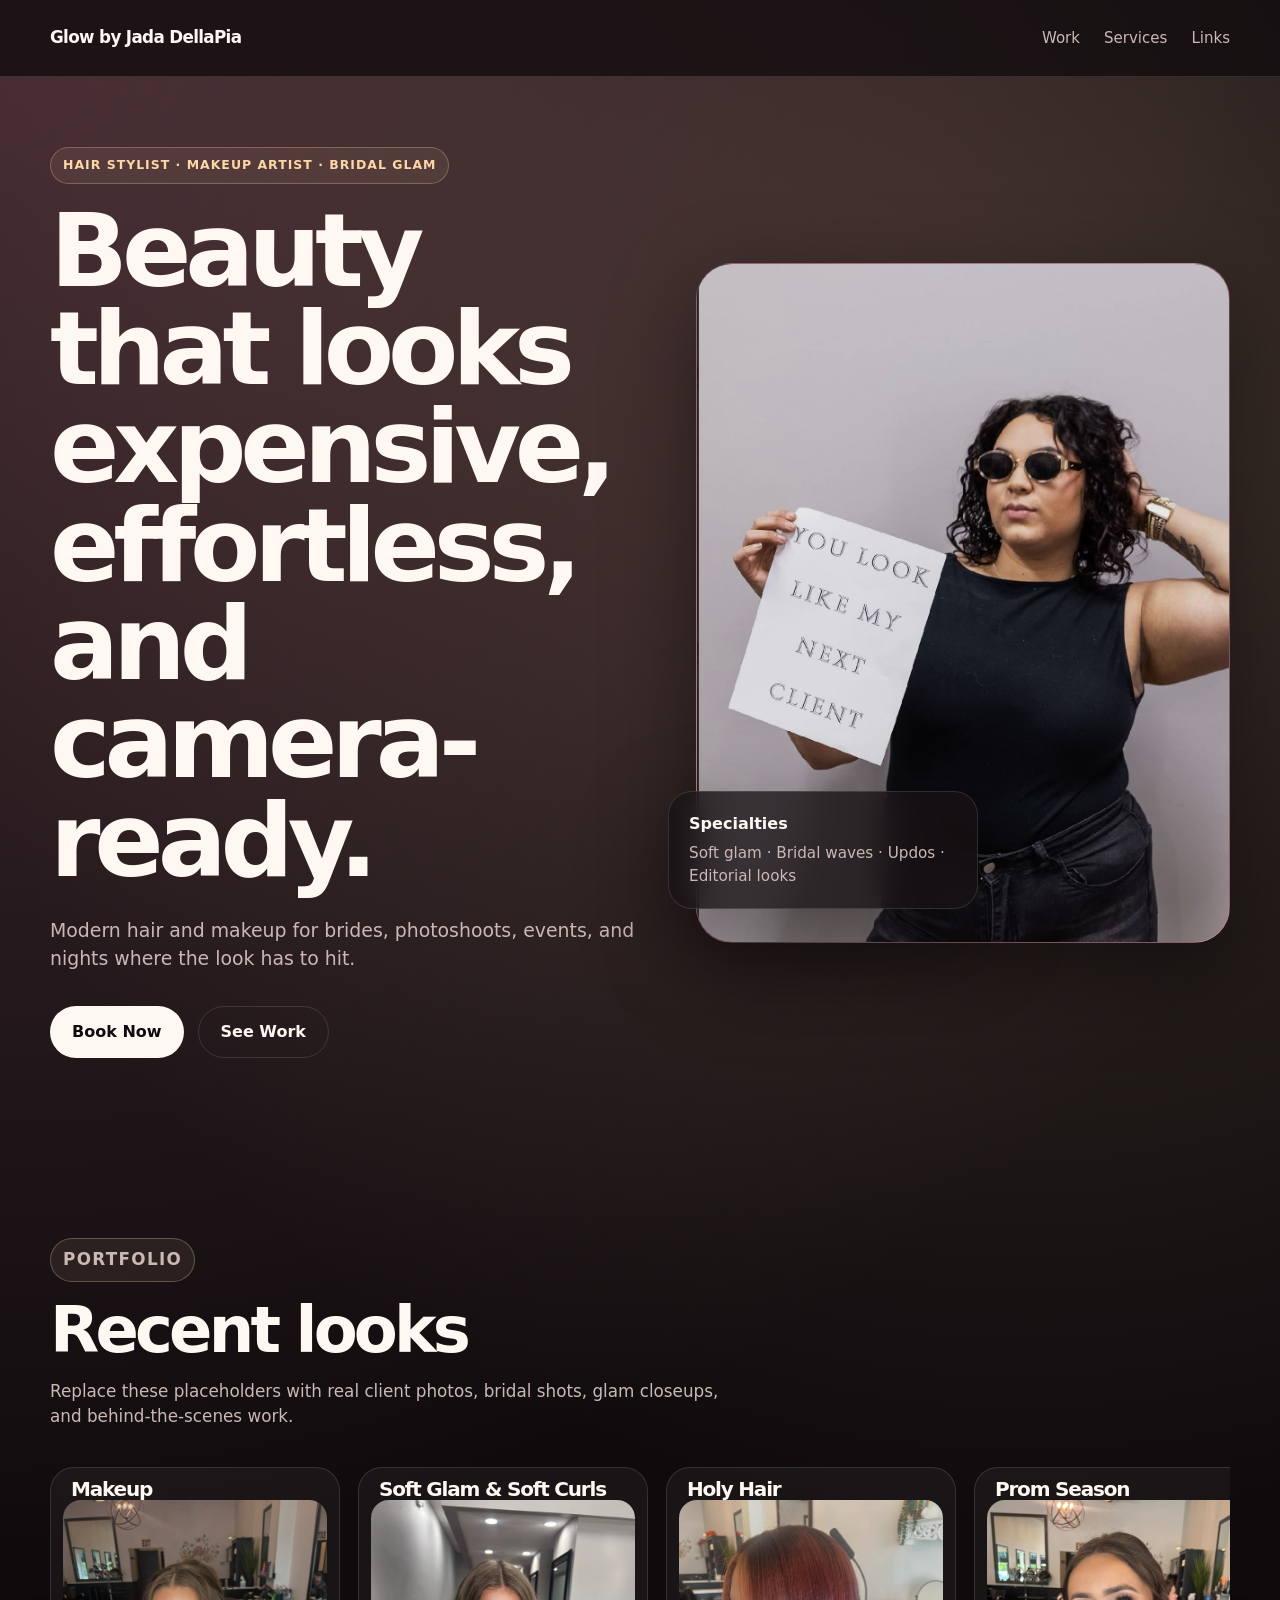
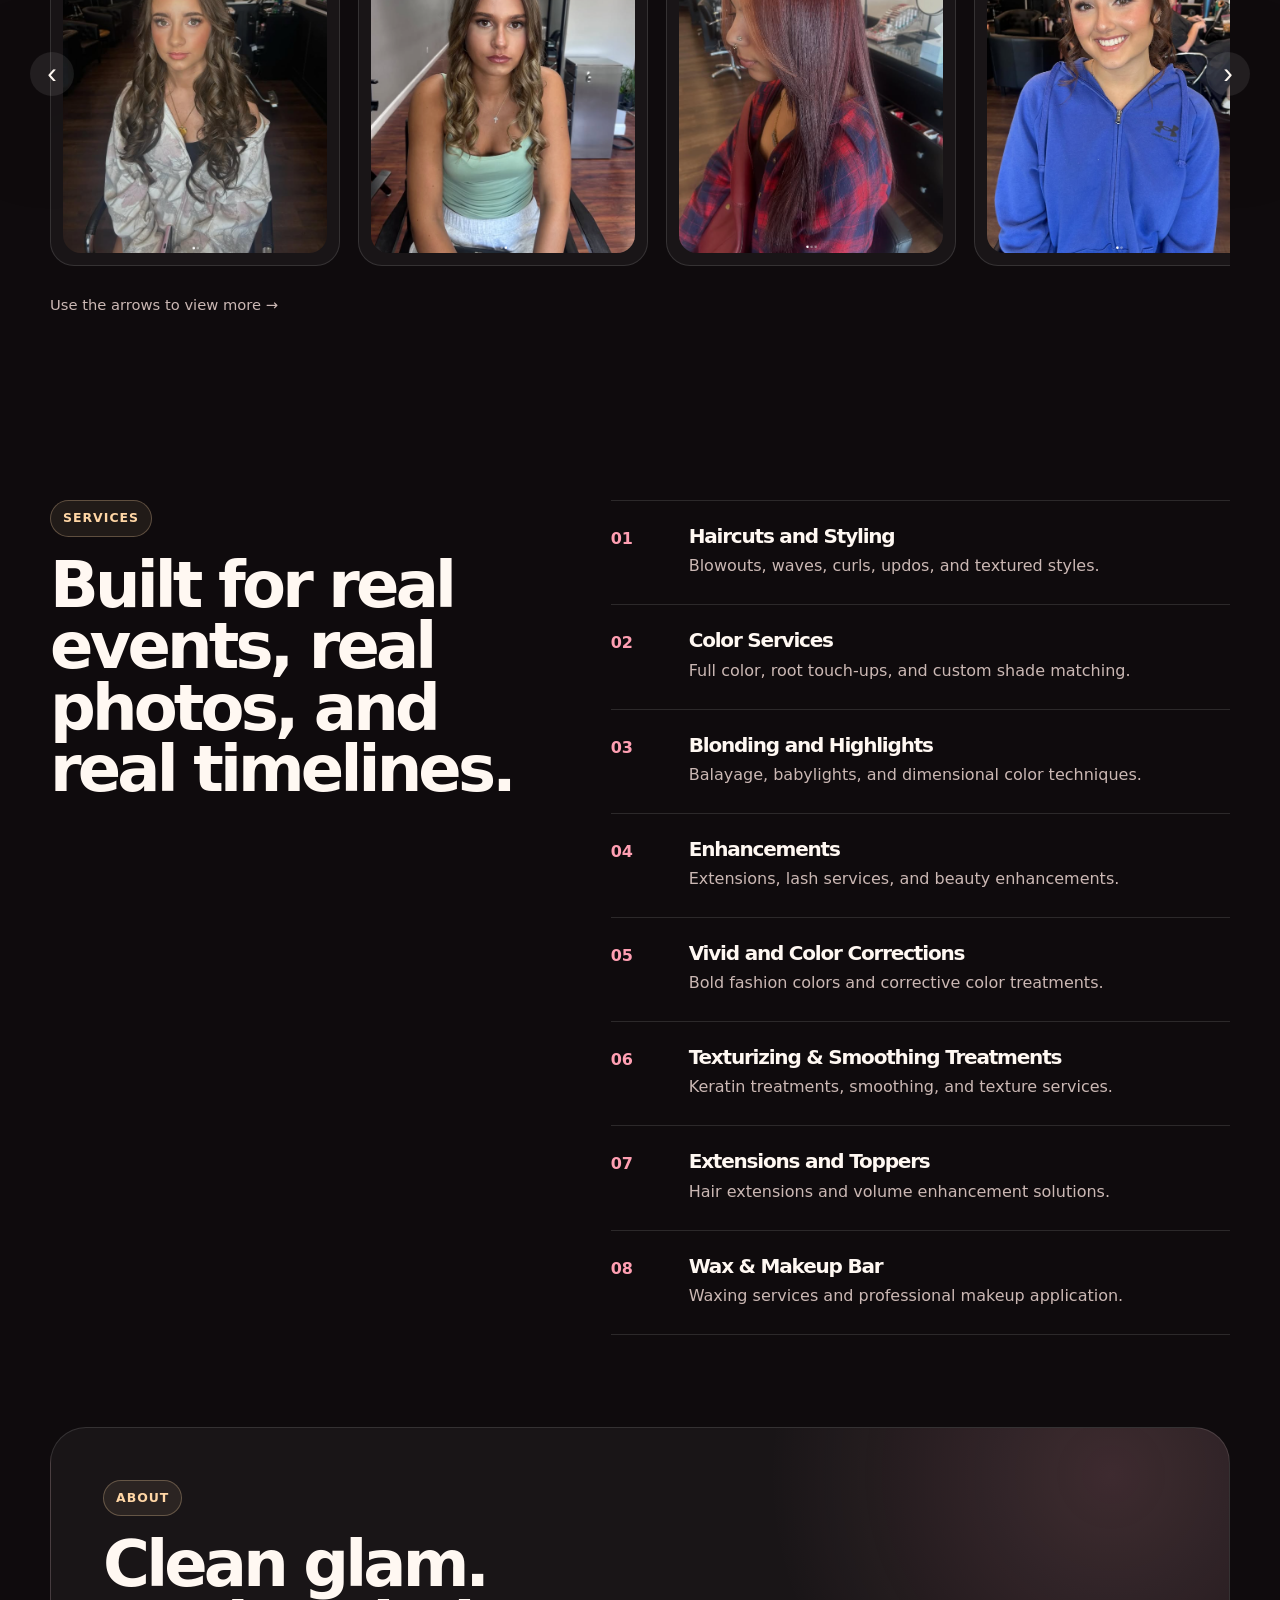
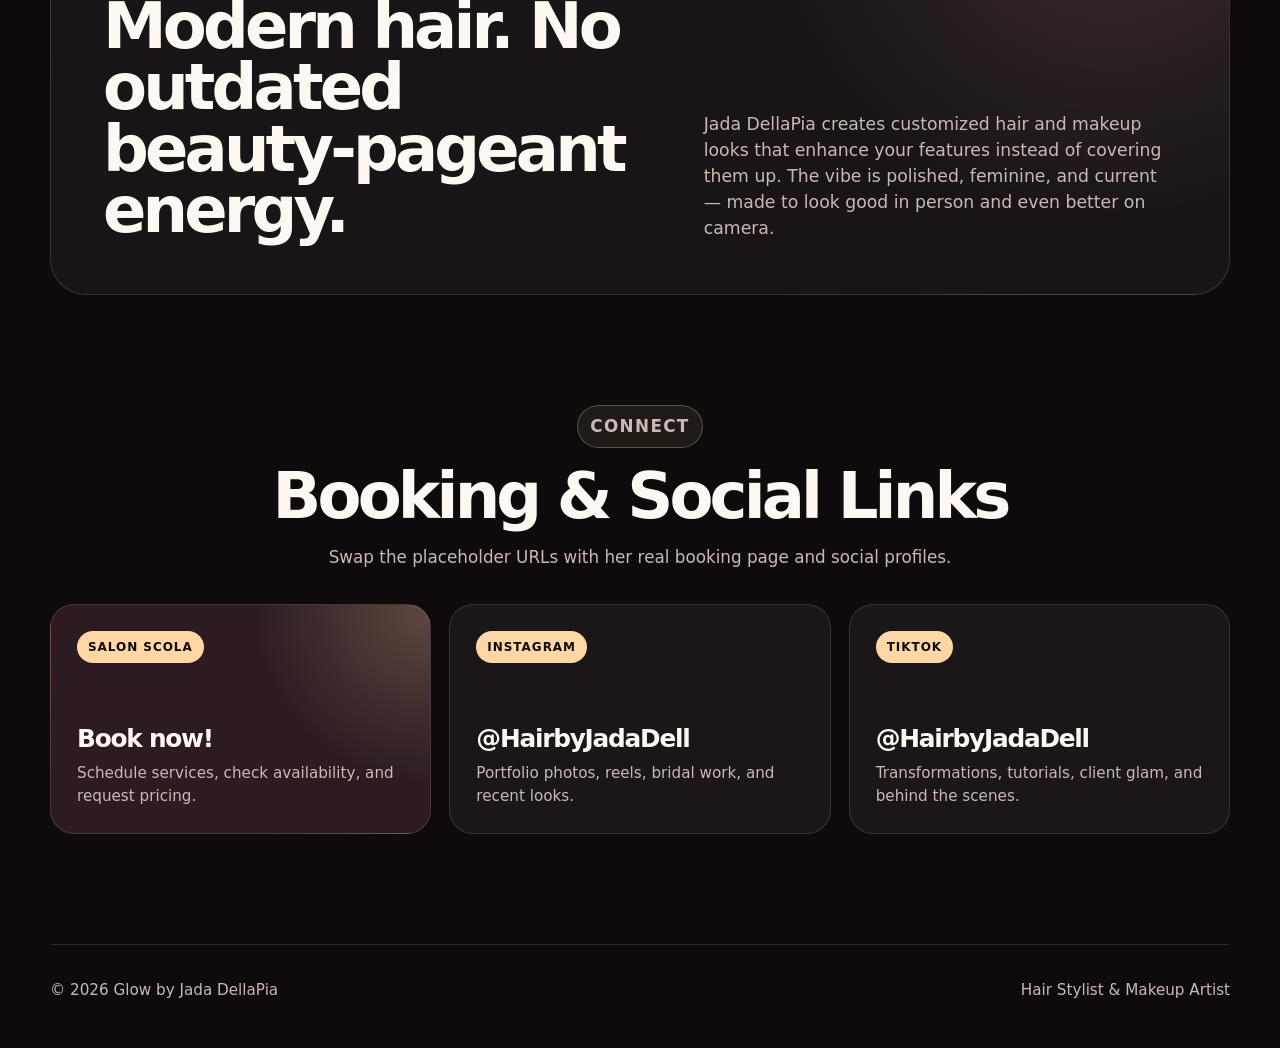
<file: index.html>
<!DOCTYPE html>
<html lang="en">
<head>
  <meta charset="UTF-8" />
  <meta name="viewport" content="width=device-width, initial-scale=1.0" />
  <title>Glow by Jada DellaPia | Hair & Makeup Artist</title>
  <meta name="description" content="Modern portfolio website for a hair stylist and makeup artist with services, photo carousel, and booking links." />
  <link rel="stylesheet" href="styles.css" />
</head>
<body>
  <header class="site-header">
    <nav class="nav">
      <a class="brand" href="#">Glow by Jada DellaPia</a>

      <div class="nav-links">
        <a href="#work">Work</a>
        <a href="#services">Services</a>
        <a href="#links">Links</a>
      </div>
    </nav>
  </header>

  <main>
    <section class="hero">
      <div class="hero-copy">
        <p class="tag">Hair Stylist · Makeup Artist · Bridal Glam</p>
        <h1>Beauty that looks expensive, effortless, and camera-ready.</h1>
        <p class="subtext">
          Modern hair and makeup for brides, photoshoots, events, and nights where the look has to hit.
        </p>

        <div class="hero-actions">
          <a href="#links" class="button primary">Book Now</a>
          <a href="#work" class="button ghost">See Work</a>
        </div>
      </div>

      <div class="hero-visual">
        <div class="feature-photo">
          <span><img src="./photos/pfp.jpg" alt="pfp" /></span>
        </div>

        <div class="floating-card">
          <strong>Specialties</strong>
          <p>Soft glam · Bridal waves · Updos · Editorial looks</p>
        </div>
      </div>
    </section>

    <section id="work" class="section">
      <div class="section-top">
        <p class="tag">Portfolio</p>
        <h2>Recent looks</h2>
        <p>
          Replace these placeholders with real client photos, bridal shots, glam closeups, and behind-the-scenes work.
        </p>
      </div>

      <div class="carousel-wrapper">
        <button class="carousel-arrow left" aria-label="Previous slide">‹</button>

        <div class="carousel" aria-label="Portfolio photo carousel">
          <article class="slide">
            <h3>Makeup</h3>
            <span><img src="./photos/1.png" alt="pfp" /></span>
          </article>

          <article class="slide">
            <h3>Soft Glam & Soft Curls</h3>
            <span><img src="./photos/2.png" alt="pfp" /></span>
          </article>

          <article class="slide">
            <h3>Holy Hair</h3>
            <span><img src="./photos/3.png" alt="pfp" /></span>
          </article>

          <article class="slide">
            <h3>Prom Season</h3>
            <span><img src="./photos/4.png" alt="pfp" /></span>
          </article>

          <article class="slide">
            <h3>Homecoming Season</h3>
            <span><img src="./photos/5.png" alt="pfp" /></span>
          </article>
        </div>

        <button class="carousel-arrow right" aria-label="Next slide">›</button>
      </div>

      <p class="scroll-hint">Use the arrows to view more →</p>
    </section>

    <section id="services" class="section split-section">
      <div>
        <p class="tag">Services</p>
        <h2>Built for real events, real photos, and real timelines.</h2>
      </div>

      <div class="service-list">
        <div class="service-row">
          <span>01</span>
          <div>
            <h3>Haircuts and Styling</h3>
            <p>Blowouts, waves, curls, updos, and textured styles.</p>
          </div>
        </div>

        <div class="service-row">
          <span>02</span>
          <div>
            <h3>Color Services</h3>
            <p>Full color, root touch-ups, and custom shade matching.</p>
          </div>
        </div>

        <div class="service-row">
          <span>03</span>
          <div>
            <h3>Blonding and Highlights</h3>
            <p>Balayage, babylights, and dimensional color techniques.</p>
          </div>
        </div>

        <div class="service-row">
          <span>04</span>
          <div>
            <h3>Enhancements</h3>
            <p>Extensions, lash services, and beauty enhancements.</p>
          </div>
        </div>

        <div class="service-row">
          <span>05</span>
          <div>
            <h3>Vivid and Color Corrections</h3>
            <p>Bold fashion colors and corrective color treatments.</p>
          </div>
        </div>

        <div class="service-row">
          <span>06</span>
          <div>
            <h3>Texturizing & Smoothing Treatments</h3>
            <p>Keratin treatments, smoothing, and texture services.</p>
          </div>
        </div>

        <div class="service-row">
          <span>07</span>
          <div>
            <h3>Extensions and Toppers</h3>
            <p>Hair extensions and volume enhancement solutions.</p>
          </div>
        </div>

        <div class="service-row">
          <span>08</span>
          <div>
            <h3>Wax & Makeup Bar</h3>
            <p>Waxing services and professional makeup application.</p>
          </div>
        </div>
      </div>
    </section>

    <section class="section about-card">
      <div>
        <p class="tag">About</p>
        <h2>Clean glam. Modern hair. No outdated beauty-pageant energy.</h2>
      </div>

      <p>
        Jada DellaPia creates customized hair and makeup looks that enhance your features instead of covering them up.
        The vibe is polished, feminine, and current — made to look good in person and even better on camera.
      </p>
    </section>

    <section id="links" class="section links-section">
      <div class="section-top centered">
        <p class="tag">Connect</p>
        <h2>Booking & Social Links</h2>
        <p>Swap the placeholder URLs with her real booking page and social profiles.</p>
      </div>

      <div class="link-grid">
        <a class="link-card booking" href="https://www.phorest.com/salon/salonscola/book/services?staffId=DLl4k_on-__rkQVlXfTq3A&utm_source=ig&utm_medium=social&utm_content=link_in_bio&fbclid=PAZXh0bgNhZW0CMTEAc3J0YwZhcHBfaWQPOTM2NjE5NzQzMzkyNDU5AAGnCnPP0pYJTXbyN9JgqD08J9dhXJBodyu6_x_16GpVXjNOdmqMeZSRJ4AuSoQ_aem_oWw8wLprX6midJDKRi_8Mg&utm_id=97760_v0_s00_e0_tv3https://www.phorest.com/salon/salonscola/book/services?staffId=DLl4k_on-__rkQVlXfTq3A&utm_source=ig&utm_medium=social&utm_content=link_in_bio&fbclid=PAZXh0bgNhZW0CMTEAc3J0YwZhcHBfaWQPOTM2NjE5NzQzMzkyNDU5AAGnCnPP0pYJTXbyN9JgqD08J9dhXJBodyu6_x_16GpVXjNOdmqMeZSRJ4AuSoQ_aem_oWw8wLprX6midJDKRi_8Mg&utm_id=97760_v0_s00_e0_tv3" target="_blank" rel="noopener">
          <span>Salon Scola</span>
          <strong>Book now!</strong>
          <small>Schedule services, check availability, and request pricing.</small>
        </a>

        <a class="link-card" href="https://www.instagram.com/hairbyjadadell" target="_blank" rel="noopener">
          <span>Instagram</span>
          <strong>@HairbyJadaDell</strong>
          <small>Portfolio photos, reels, bridal work, and recent looks.</small>
        </a>

        <a class="link-card" href="https://www.tiktok.com/@hairbyjadadell" target="_blank" rel="noopener">
          <span>TikTok</span>
          <strong>@HairbyJadaDell</strong>
          <small>Transformations, tutorials, client glam, and behind the scenes.</small>
        </a>
      </div>
    </section>
  </main>

  <footer class="footer">
    <p>© 2026 Glow by Jada DellaPia</p>
    <p>Hair Stylist & Makeup Artist</p>
  </footer>

  <script>
    const carousel = document.querySelector('.carousel');
    const scrollAmount = 420;

    document.querySelector('.carousel-arrow.left')?.addEventListener('click', () => {
      carousel.scrollBy({ left: -scrollAmount, behavior: 'smooth' });
    });

    document.querySelector('.carousel-arrow.right')?.addEventListener('click', () => {
      carousel.scrollBy({ left: scrollAmount, behavior: 'smooth' });
    });
  </script>
</body>
</html>
</file>
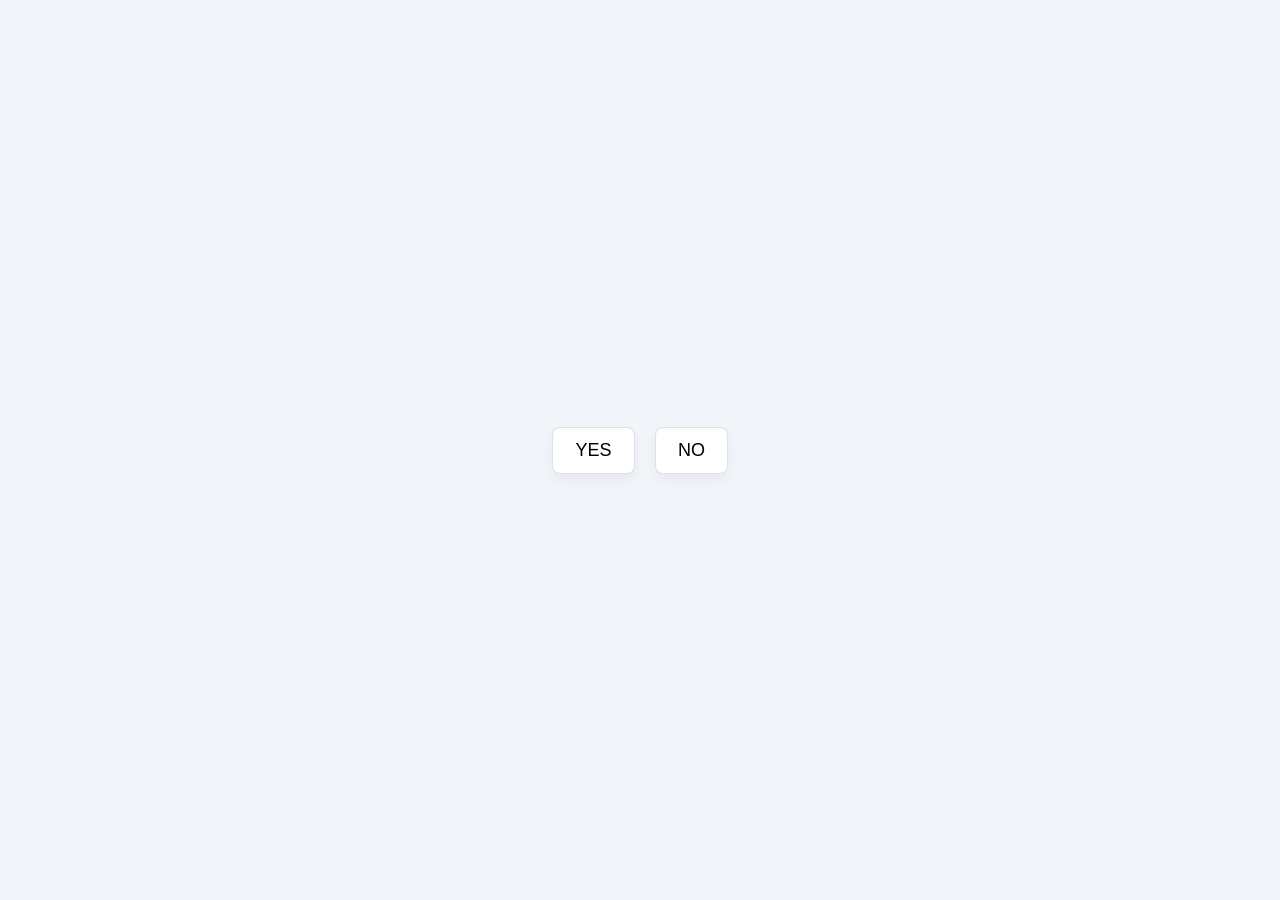
<file: Emma.html>
<!doctype html>
<html lang="en">
<head>
    <meta charset="utf-8" />
    <meta name="viewport" content="width=device-width,initial-scale=1" />
    <title>Emma</title>
    <style>
        html,body { height:100%; margin:0; }
        body {
            display:flex;
            align-items:center;
            justify-content:center;
            font-family:system-ui,-apple-system,Segoe UI,Roboto,"Helvetica Neue",Arial;
            background:#f2f6fa;
        }

        /* center container */
        .center {
            display:flex;
            gap:20px;
            align-items:center;
            justify-content:center;
        }

        button {
            padding:12px 22px;
            font-size:18px;
            border-radius:8px;
            border:1px solid rgba(0,0,0,0.12);
            background:white;
            cursor:pointer;
            box-shadow:0 6px 14px rgba(0,0,0,0.06);
        }

        /* left button grow states: will grow as the right button shrinks */
        #left {
            transition: transform 200ms ease;
            position: relative;
            overflow: visible;
        }
        #left.grow-1 { transform: scale(2.00); }
        #left.grow-2 { transform: scale(3.00); }
        #left.grow-3 { transform: scale(4.00); }

        /* envelope transform when clicked — improved visuals (flap + paper) */
        #left {
            /* 3D space for flap flip */
            perspective: 800px;
            transform-style: preserve-3d;
        }

        #left.envelope {
            /* stronger, higher-contrast pink gradient */
            background: linear-gradient(180deg,#ff4d88,#ff165f);
            color: white;
            box-shadow: 0 10px 30px rgba(0,0,0,0.12);
        }

        /* flap (top) — flips open with rotateX */
        #left.envelope::before {
            /* brighter flap highlight to contrast with the darker pink */
            content: '';
            position: absolute;
            left: 0;
            top: 0;
            width: 100%;
            height: 52%;
            transform-origin: center top;
            transform: rotateX(0deg);
            transition: transform 450ms cubic-bezier(.2,.8,.2,1);
            pointer-events: none;
            z-index: 3;
            backface-visibility: hidden;
        }
        #left.envelope.open::before {
            transform: rotateX(-180deg) translateY(-6%);
        }

        /* front V fold to suggest envelope shape */
        #left.envelope::after {
            /* more visible V-fold to read as an envelope */
            content: '';
            position: absolute;
            left: 0;
            top: 36%;
            width: 100%;
            height: 64%;
            background: rgba(255,255,255,0.12);
            clip-path: polygon(0 0, 50% 30%, 100% 0, 100% 100%, 0 100%);
            z-index: 2;
            pointer-events: none;
        }

        /* the 'paper' inside the envelope */
        #left .envelope-msg {
            position: absolute;
            left: 50%;
            /* keep the paper lower while closed so it doesn't show as a white box over the fold */
            top: 74%;
            transform: translate(-50%, -10%);
            opacity: 0;
            transition: opacity 300ms ease, transform 300ms ease, top 300ms ease;
            font-weight: 600;
            letter-spacing: 0.2px;
            background: #fffefc; /* slightly warm white */
            color: #111;
            padding: 14px 16px;
            border-radius: 10px;
            width: 72%;
            text-align: center;
            box-shadow: 0 12px 30px rgba(0,0,0,0.18);
            z-index: 1;
            border: 1px solid rgba(0,0,0,0.06);
        }
        #left.envelope.open .envelope-msg {
            opacity: 1;
            top: 60%;
            text-align: left;
            font-size:12px;
            transform: translate(-50%, -42%);
        }

        #left .btn-label { display: inline-block; transition: opacity 120ms linear; }
        #left.envelope .btn-label { opacity: 0; }

        /* hide/animate the NO button when needed */
        .hidden {
            opacity: 0;
            transform: scale(0.8);
            pointer-events: none;
            transition: opacity 220ms ease, transform 220ms ease;
        }

        /* tune envelope size/spacing */
        #left.envelope {
            padding: 18px 26px;
            min-width: 140px;
            min-height: 80px;
            display: inline-flex;
            align-items: center;
            justify-content: center;
        }

        /* main image (replace src in the HTML to change the image) */
        #mainImage {
            display:block;
            max-width:360px;
            width:100%;
            height:auto;
            border-radius:12px;
            box-shadow:0 8px 24px rgba(0,0,0,0.08);
            margin-bottom:18px;
        }

        /* shrink animation: three visible steps then disappear (using transitions so each click advances)
           also allow smooth teleporting by transitioning left/top when the button becomes fixed */
        #right {
            transition: transform 250ms ease, opacity 250ms ease, left 200ms ease, top 200ms ease;
            will-change: transform, left, top, opacity;
        }

        /* per-click shrink states */
        #right.shrink-1 { transform: scale(0.75); opacity: 1; }
        #right.shrink-2 { transform: scale(0.5);  opacity: 1; }
        #right.shrink-3 { transform: scale(0);    opacity: 0; pointer-events: none; }

        /* full-screen message */
        .message {
            height:100vh;
            display:flex;
            align-items:center;
            justify-content:center;
            font-size:64px;
        }
    </style>
</head>
<body>
    <div id="app" class="center">
        <div class="center">
            <button id="left" type="button">
                <span class="btn-label">YES</span>
                <span class="envelope-msg">Dear Emma,<br>I adore you more than words can say.<br>Be mine?<br><span style="font-weight:600; display:block; margin-top:8px;">Dylan</span></span>
            </button>
            <button id="right" type="button">NO</button>
        </div>
    </div>

    <script>
        const rightBtn = document.getElementById('right');
        const leftBtn = document.getElementById('left');
        const app = document.getElementById('app');

        // Left button: first click turns it into an envelope and hides NO; subsequent clicks toggle open/close
        leftBtn.addEventListener('click', (ev) => {
            // If not yet an envelope, initialize envelope state and hide NO
            if (!leftBtn.classList.contains('envelope')) {
                // hide the NO button smoothly
                rightBtn.classList.add('hidden');

                // make the left button look like an envelope
                leftBtn.classList.add('envelope');

                // ensure the left button matches the same grow scale that NO clicks would produce
                // if NO has been clicked, use that level; otherwise default to the final grow state (3)
                const targetGrow = rightClicks > 0 ? Math.min(3, rightClicks) : 3;
                leftBtn.classList.remove('grow-1', 'grow-2', 'grow-3');
                leftBtn.classList.add(`grow-${targetGrow}`);

                return;
            }

            // already an envelope -> toggle open/close to reveal/hide the love letter
            leftBtn.classList.toggle('open');
        });

        // Track how many times the right button was clicked
        let rightClicks = 0;

        rightBtn.addEventListener('click', () => {
            // ignore further clicks after the button has been removed
            if (rightClicks >= 3) return;

            rightClicks += 1;

            // remove any previous shrink classes and add the new one
            rightBtn.classList.remove('shrink-1', 'shrink-2', 'shrink-3');
            rightBtn.classList.add(`shrink-${rightClicks}`);

            // teleport the button to a random position in the viewport
            (function teleport(btn) {
                const vw = Math.max(document.documentElement.clientWidth, window.innerWidth || 0);
                const vh = Math.max(document.documentElement.clientHeight, window.innerHeight || 0);
                const rect = btn.getBoundingClientRect();

                // small padding so the button doesn't stick to the edges
                const pad = 12;
                const maxLeft = Math.max(0, vw - rect.width - pad);
                const maxTop = Math.max(0, vh - rect.height - pad);

                const targetLeft = Math.floor(pad + Math.random() * maxLeft);
                const targetTop = Math.floor(pad + Math.random() * maxTop);

                // convert current absolute position for a smooth jump-to-new-position animation
                // switch to fixed positioning so it's positioned relative to the viewport
                const currentLeft = rect.left;
                const currentTop = rect.top;

                // apply initial fixed position at current location to avoid layout jump
                btn.style.position = 'fixed';
                btn.style.left = `${currentLeft}px`;
                btn.style.top = `${currentTop}px`;

                // force a frame so the browser registers the starting position
                requestAnimationFrame(() => {
                    // animate to the new random position
                    btn.style.left = `${targetLeft}px`;
                    btn.style.top = `${targetTop}px`;
                });
            })(rightBtn);

            // make the left (YES) button grow in steps to mirror the right button shrinking
            leftBtn.classList.remove('grow-1', 'grow-2', 'grow-3');
            leftBtn.classList.add(`grow-${rightClicks}`);

            // No final message needed when NO disappears; the shrink classes and pointer-events handle visibility.
        });

        // Helper: remove near-white background from an <img> by drawing it to a canvas
        // - img: HTMLImageElement
        // - tolerance: 0..255 (pixels with r,g,b >= tolerance will be made transparent)
        function removeWhiteBackground(img, tolerance = 250) {
            // Create a canvas at image's natural size
            const canvas = document.createElement('canvas');
            const w = img.naturalWidth || img.width;
            const h = img.naturalHeight || img.height;
            if (!w || !h) return;
            canvas.width = w;
            canvas.height = h;
            const ctx = canvas.getContext('2d');

            // If the image is cross-origin without CORS headers, this will throw when reading pixels
            ctx.drawImage(img, 0, 0, w, h);

            // Try reading pixel data
            let imageData;
            try {
                imageData = ctx.getImageData(0, 0, w, h);
            } catch (e) {
                // canvas is tainted (CORS) or another error; rethrow so caller can handle/log
                throw e;
            }

            const data = imageData.data;
            const t = Math.max(0, Math.min(255, tolerance));

            // Iterate pixels and make near-white pixels transparent
            for (let i = 0; i < data.length; i += 4) {
                const r = data[i];
                const g = data[i + 1];
                const b = data[i + 2];
                const a = data[i + 3];

                // only affect sufficiently opaque pixels
                if (a > 10 && r >= t && g >= t && b >= t) {
                    data[i + 3] = 0; // set alpha to 0
                }
            }

            ctx.putImageData(imageData, 0, 0);

            // Replace the image src with the processed data URL (PNG preserves alpha)
            img.src = canvas.toDataURL('image/png');
        }
    </script>
</body>
</html>
</file>
<file: styles.css>
:root {
  --bg: #0f0b0d;
  --panel: #171114;
  --panel-soft: #21181d;
  --text: #fff8f2;
  --muted: #cbb8b4;
  --line: rgba(255, 255, 255, 0.12);
  --accent: #ff9fb2;
  --accent-2: #ffd6a5;
  --shadow: 0 28px 90px rgba(0, 0, 0, 0.45);
  --radius-xl: 36px;
  --radius-lg: 24px;
  --radius-md: 18px;
}

* {
  box-sizing: border-box;
  margin: 0;
  padding: 0;
}

html {
  scroll-behavior: smooth;
}

body {
  min-height: 100vh;
  background:
    radial-gradient(circle at top left, rgba(255, 159, 178, 0.24), transparent 35%),
    radial-gradient(circle at 80% 10%, rgba(255, 214, 165, 0.16), transparent 28%),
    var(--bg);
  color: var(--text);
  font-family: Inter, ui-sans-serif, system-ui, -apple-system, BlinkMacSystemFont, "Segoe UI", sans-serif;
  line-height: 1.5;
}

a {
  color: inherit;
  text-decoration: none;
}

.site-header {
  position: sticky;
  top: 0;
  z-index: 20;
  background: rgba(15, 11, 13, 0.72);
  border-bottom: 1px solid var(--line);
  backdrop-filter: blur(18px);
}

.nav {
  width: min(1180px, calc(100% - 32px));
  margin: 0 auto;
  min-height: 76px;
  display: flex;
  align-items: center;
  justify-content: space-between;
  gap: 24px;
}

.brand {
  font-size: 1.05rem;
  font-weight: 800;
  letter-spacing: -0.04em;
}

.nav-links {
  display: flex;
  gap: 24px;
  color: var(--muted);
  font-size: 0.94rem;
}

.nav-links a {
  transition: color 0.2s ease;
}

.nav-links a:hover {
  color: var(--text);
}

.hero,
.section,
.footer {
  width: min(1180px, calc(100% - 32px));
  margin: 0 auto;
}

.hero {
  min-height: calc(100vh - 76px);
  display: grid;
  grid-template-columns: 1.05fr 0.95fr;
  align-items: center;
  gap: 56px;
  padding: 70px 0;
}

.tag {
  width: fit-content;
  color: var(--accent-2);
  border: 1px solid rgba(255, 214, 165, 0.28);
  background: rgba(255, 214, 165, 0.08);
  padding: 8px 12px;
  border-radius: 999px;
  font-size: 0.78rem;
  font-weight: 800;
  letter-spacing: 0.08em;
  text-transform: uppercase;
  margin-bottom: 18px;
}

h1,
h2,
h3 {
  letter-spacing: -0.06em;
  line-height: 0.96;
}

h1 {
  font-size: clamp(3.5rem, 8vw, 7.7rem);
  max-width: 830px;
}

h2 {
  font-size: clamp(2.35rem, 5vw, 5.2rem);
  max-width: 860px;
}

h3 {
  font-size: 1.25rem;
}

.subtext,
.section-top p,
.about-card > p,
.service-row p,
.slide p,
.link-card small {
  color: var(--muted);
}

.subtext {
  max-width: 620px;
  margin: 26px 0 34px;
  font-size: 1.18rem;
}

.hero-actions {
  display: flex;
  flex-wrap: wrap;
  gap: 14px;
}

.button {
  min-height: 52px;
  display: inline-flex;
  align-items: center;
  justify-content: center;
  padding: 0 22px;
  border-radius: 999px;
  font-weight: 800;
  transition: transform 0.2s ease, border-color 0.2s ease, background 0.2s ease;
}

.button:hover {
  transform: translateY(-2px);
}

.primary {
  background: var(--text);
  color: var(--bg);
}

.ghost {
  border: 1px solid var(--line);
  color: var(--text);
}

.hero-visual {
  position: relative;
}

.feature-photo {
  min-height: 640px;
  border: 1px solid var(--line);
  border-radius: var(--radius-xl);
  box-shadow: var(--shadow);
  background:
    linear-gradient(180deg, rgba(255, 255, 255, 0.02), rgba(0, 0, 0, 0.28)),
    radial-gradient(circle at 35% 20%, rgba(255, 214, 165, 0.45), transparent 26%),
    linear-gradient(145deg, #39252e, #9c5365 52%, #f6a9b9);
  display: grid;
  place-items: center;
  overflow: hidden;
  color: rgba(255, 255, 255, 0.78);
  font-weight: 900;
  letter-spacing: 0.1em;
  text-transform: uppercase;
}

.feature-photo span {
  width: 100%;
  height: 100%;
  display: grid;
  place-items: center;
}

.feature-photo img {
  max-width: 100%;
  max-height: 100%;
  object-fit: cover;
  width: 100%;
  height: 100%;
}

.floating-card {
  position: absolute;
  left: -28px;
  bottom: 34px;
  width: min(310px, calc(100% - 30px));
  padding: 20px;
  border: 1px solid var(--line);
  border-radius: var(--radius-lg);
  background: rgba(23, 17, 20, 0.78);
  backdrop-filter: blur(16px);
  box-shadow: var(--shadow);
}

.floating-card strong {
  display: block;
  margin-bottom: 6px;
}

.floating-card p {
  color: var(--muted);
  font-size: 0.95rem;
}

.section {
  padding: 92px 0;
}

.section-top {
  margin-bottom: 34px;
}

.section-top p {
  max-width: 690px;
  font-size: 1.05rem;
  margin-top: 18px;
}

.centered {
  text-align: center;
  display: grid;
  justify-items: center;
}

.carousel-wrapper {
  position: relative;
}

.carousel {
  display: grid;
  grid-auto-flow: column;
  grid-auto-columns: minmax(290px, 390px);
  gap: 18px;
  overflow-x: auto;
  overscroll-behavior-inline: contain;
  scroll-snap-type: inline mandatory;
  padding: 4px 4px 18px;
  scrollbar-width: none;
  -ms-overflow-style: none;
}

.carousel::-webkit-scrollbar {
  display: none;
}

.carousel-arrow {
  position: absolute;
  top: 50%;
  transform: translateY(-50%);
  width: 44px;
  height: 44px;
  border: none;
  border-radius: 999px;
  background: rgba(255, 255, 255, 0.08);
  color: var(--text);
  font-size: 1.8rem;
  cursor: pointer;
  display: grid;
  place-items: center;
  box-shadow: var(--shadow);
  transition: transform 0.2s ease, background 0.2s ease;
}

.carousel-arrow:hover {
  transform: translateY(-50%) scale(1.05);
  background: rgba(255, 255, 255, 0.14);
}

.carousel-arrow.left {
  left: -20px;
}

.carousel-arrow.right {
  right: -20px;
}

.slide {
  scroll-snap-align: start;
  border: 1px solid var(--line);
  border-radius: var(--radius-lg);
  background: rgba(255, 255, 255, 0.045);
  padding: 12px;
}

.slide span {
  display: block;
  width: 100%;
  aspect-ratio: 640 / 857;
  overflow: hidden;
  border-radius: 18px;
}

.slide img {
  width: 100%;
  height: 100%;
  object-fit: cover;
  display: block;
}

.photo-placeholder {
  min-height: 440px;
  border-radius: 18px;
  display: grid;
  place-items: center;
  color: rgba(255, 255, 255, 0.82);
  font-weight: 900;
  text-transform: uppercase;
  letter-spacing: 0.12em;
  margin-bottom: 18px;
}

.shade-one {
  background: linear-gradient(145deg, #332127, #bf697a);
}

.shade-two {
  background: linear-gradient(145deg, #1f1a1d, #b8946d);
}

.shade-three {
  background: linear-gradient(145deg, #422831, #f2a6b4);
}

.shade-four {
  background: linear-gradient(145deg, #211719, #c77958);
}

.shade-five {
  background: linear-gradient(145deg, #2d1c38, #9b70df);
}

.slide h3,
.slide p {
  padding: 0 8px;
}

.slide p {
  margin: 8px 0 10px;
  font-size: 0.95rem;
}

.scroll-hint {
  color: var(--muted);
  margin-top: 10px;
  font-size: 0.92rem;
}

.split-section {
  display: grid;
  grid-template-columns: 0.9fr 1.1fr;
  gap: 54px;
  align-items: start;
}

.service-list {
  border-top: 1px solid var(--line);
}

.service-row {
  display: grid;
  grid-template-columns: 56px 1fr;
  gap: 22px;
  padding: 26px 0;
  border-bottom: 1px solid var(--line);
}

.service-row span {
  color: var(--accent);
  font-weight: 900;
}

.service-row h3 {
  margin-bottom: 8px;
}

.about-card {
  display: grid;
  grid-template-columns: 1fr 0.85fr;
  gap: 44px;
  align-items: end;
  border: 1px solid var(--line);
  border-radius: var(--radius-xl);
  background:
    radial-gradient(circle at 90% 10%, rgba(255, 159, 178, 0.16), transparent 30%),
    rgba(255, 255, 255, 0.045);
  padding: 52px;
}

.about-card > p {
  font-size: 1.08rem;
}

.links-section {
  padding-bottom: 110px;
}

.link-grid {
  display: grid;
  grid-template-columns: repeat(3, 1fr);
  gap: 18px;
}

.link-card {
  min-height: 230px;
  display: flex;
  flex-direction: column;
  justify-content: space-between;
  padding: 26px;
  border: 1px solid var(--line);
  border-radius: var(--radius-lg);
  background: rgba(255, 255, 255, 0.05);
  transition: transform 0.2s ease, background 0.2s ease, border-color 0.2s ease;
}

.link-card:hover {
  transform: translateY(-5px);
  background: rgba(255, 255, 255, 0.085);
  border-color: rgba(255, 255, 255, 0.24);
}

.link-card span {
  width: fit-content;
  color: var(--bg);
  background: var(--accent-2);
  border-radius: 999px;
  padding: 7px 11px;
  font-size: 0.75rem;
  font-weight: 900;
  text-transform: uppercase;
  letter-spacing: 0.08em;
}

.link-card strong {
  display: block;
  font-size: 1.55rem;
  line-height: 1;
  letter-spacing: -0.05em;
  margin-top: auto;
}

.link-card small {
  display: block;
  margin-top: 10px;
  font-size: 0.95rem;
}

.booking {
  background:
    radial-gradient(circle at top right, rgba(255, 214, 165, 0.24), transparent 40%),
    rgba(255, 159, 178, 0.12);
}

.footer {
  display: flex;
  justify-content: space-between;
  gap: 20px;
  padding: 34px 0 46px;
  border-top: 1px solid var(--line);
  color: var(--muted);
  font-size: 0.95rem;
}

@media (max-width: 950px) {
  .hero,
  .split-section,
  .about-card {
    grid-template-columns: 1fr;
  }

  .hero {
    min-height: auto;
  }

  .feature-photo {
    min-height: 520px;
  }

  .link-grid {
    grid-template-columns: 1fr;
  }
}

@media (max-width: 640px) {
  .nav {
    min-height: auto;
    padding: 18px 0;
    flex-direction: column;
  }

  .nav-links {
    gap: 18px;
  }

  .hero {
    padding: 48px 0;
    gap: 34px;
  }

  h1 {
    font-size: clamp(3.1rem, 17vw, 4.6rem);
  }

  .hero-actions {
    flex-direction: column;
  }

  .button {
    width: 100%;
  }

  .feature-photo,
  .photo-placeholder {
    min-height: 380px;
  }

  .floating-card {
    position: static;
    width: 100%;
    margin-top: 14px;
  }

  .section {
    padding: 68px 0;
  }

  .about-card {
    padding: 28px;
  }

  .carousel {
    grid-auto-columns: minmax(260px, 88vw);
  }

  .footer {
    flex-direction: column;
  }
}
</file>
